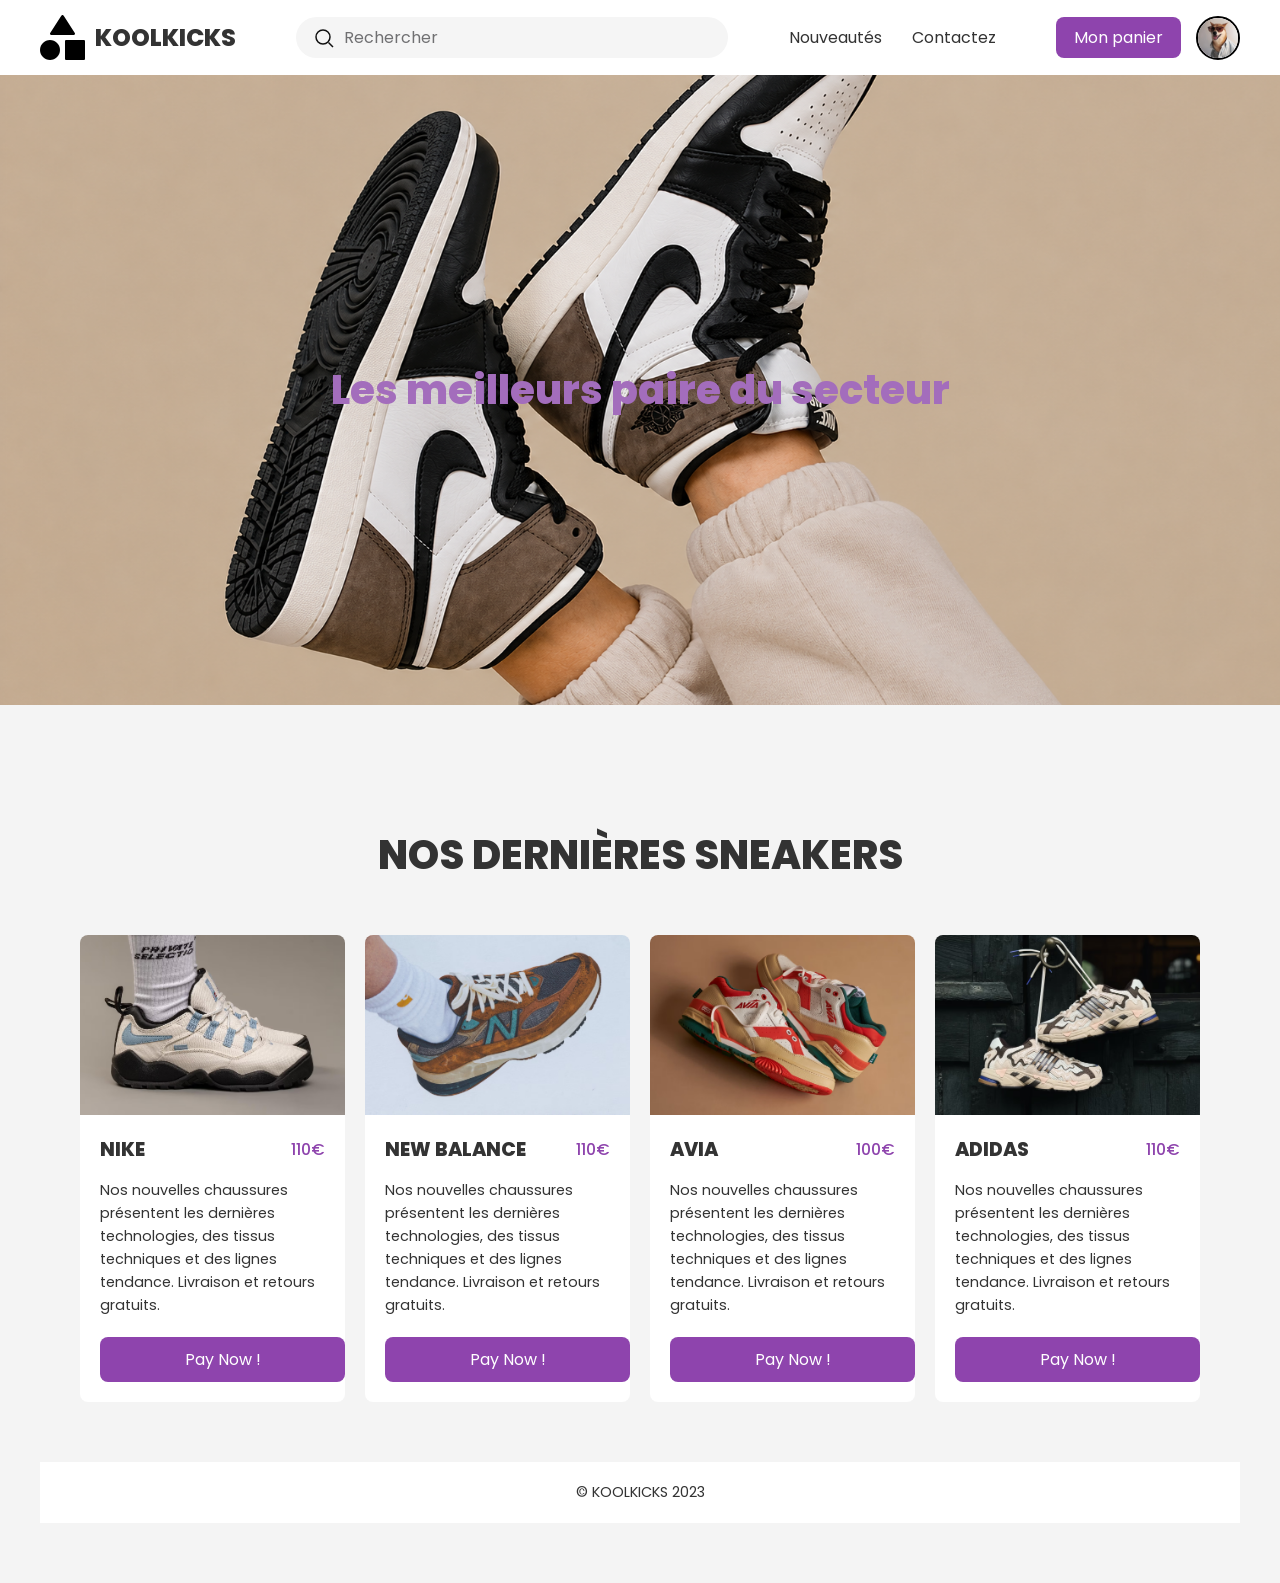
<file: index.html>
<!DOCTYPE html>
<html lang="fr">
<head>
  <meta charset="UTF-8">
  <meta name="viewport" content="width=device-width, initial-scale=1">
  <title>KoolKicks</title>
  <link rel="preconnect" href="https://fonts.googleapis.com">
  <link href="https://fonts.googleapis.com/css2?family=Poppins:wght@400;500;800&display=swap" rel="stylesheet">
  <link rel="stylesheet" href="style.css">
</head>
<body>
 
  <header>
<nav>
<a href="#" class="logo">
<img src="assets/logo.svg" alt="Logo KoolKicks">
<h2>KOOLKICKS</h2>
</a>
 <form class="search-bar" role="search">
  <svg class="search-icon" width="24" height="24" viewBox="0 0 24 24" fill="none"
       stroke="currentColor" stroke-width="1.5" aria-hidden="true">
    <circle cx="11" cy="11" r="7"></circle>
    <line x1="16.5" y1="16.5" x2="21" y2="21"></line>
  </svg>
  <input type="search" placeholder="Rechercher" aria-label="Rechercher">
</form>
    <ul>
<li><a href="#">Nouveautés</a></li>
<!--    <li><a href="#">Recherche</a></li>     -->
<li><a href="#">Contactez</a></li>
</ul>
 
    <div class="droite">
<a href="#" class="panier">Mon panier</a>
<a href="#" class="profil">
<img src="assets/avatar.jpg" alt="Mon profil">
</a>
</div>
</nav>
</header>
 
<div class="hero">
<h1>Les meilleurs paire du secteur</h1>
</div>
 
<main>
 
  <main>
    <h1>NOS DERNIÈRES SNEAKERS</h1>
 
    <section>
      <article>
        <img src="assets/shoes-1.jpg" alt="Sneakers Nike">
        <div>
          <div class="titre">
            <h3>NIKE</h3>
            <span>110€</span>
          </div>
          <p>Nos nouvelles chaussures présentent les dernières technologies, des tissus techniques et des lignes tendance. Livraison et retours gratuits.</p>
          <button>Pay Now !</button>
        </div>
      </article>
 
      <article>
        <img src="assets/shoes-2.jpg" alt="Sneakers New Balance">
        <div>
          <div class="titre">
            <h3>NEW BALANCE</h3>
            <span>110€</span>
          </div>
          <p>Nos nouvelles chaussures présentent les dernières technologies, des tissus techniques et des lignes tendance. Livraison et retours gratuits.</p>
          <button>Pay Now !</button>
        </div>
      </article>
 
      <article>
        <img src="assets/shoes-3.jpg" alt="Sneakers Avia">
        <div>
          <div class="titre">
            <h3>AVIA</h3>
            <span>100€</span>
          </div>
          <p>Nos nouvelles chaussures présentent les dernières technologies, des tissus techniques et des lignes tendance. Livraison et retours gratuits.</p>
          <button>Pay Now !</button>
        </div>
      </article>
 
      <article>
        <img src="assets/shoes-4.jpg" alt="Sneakers Adidas">
        <div>
          <div class="titre">
            <h3>ADIDAS</h3>
            <span>110€</span>
          </div>
          <p>Nos nouvelles chaussures présentent les dernières technologies, des tissus techniques et des lignes tendance. Livraison et retours gratuits.</p>
          <button>Pay Now !</button>
        </div>
      </article>
    </section>
  </main>
 
  <footer>
    <p>© KOOLKICKS 2023</p>
  </footer>
 
</body>
</html>
</file>
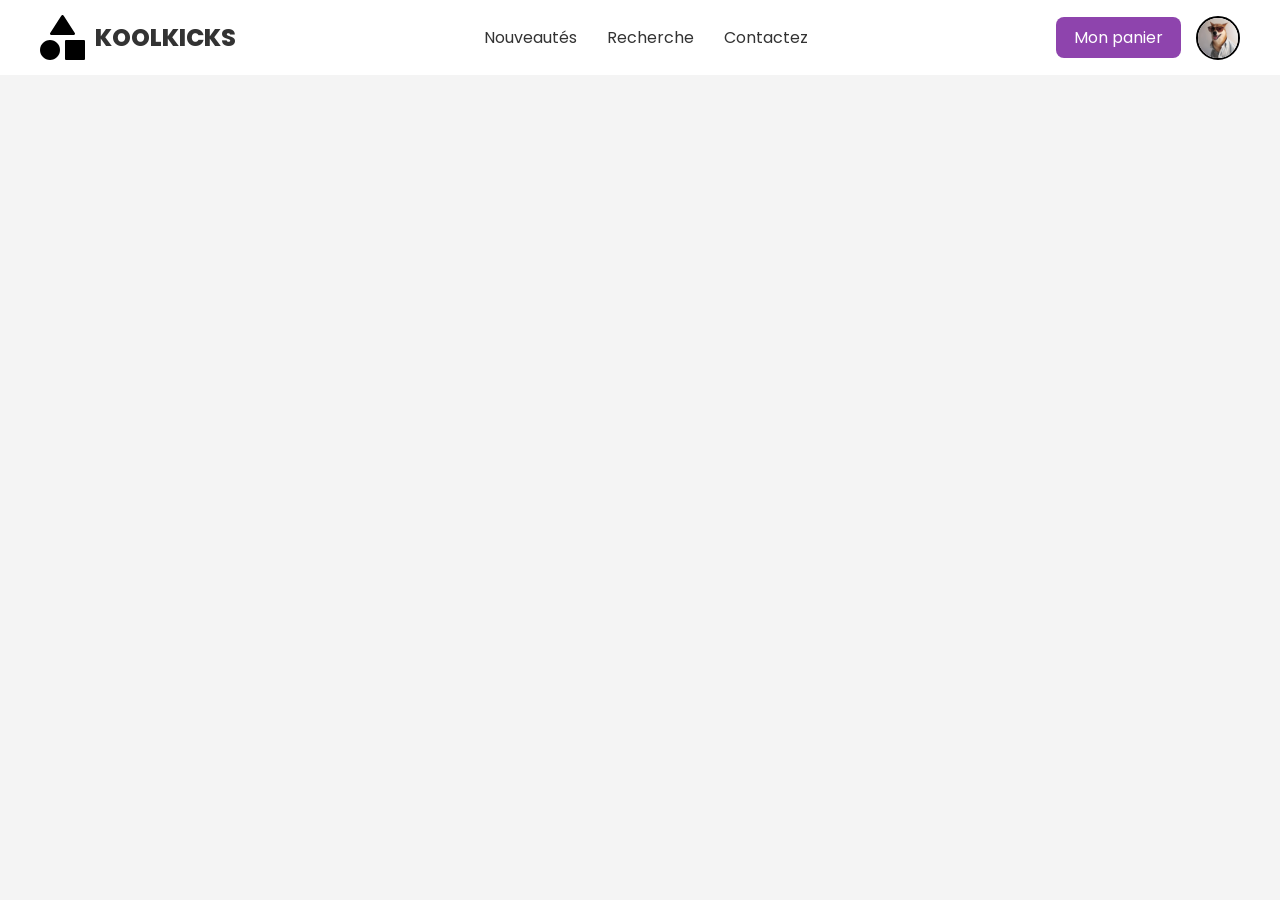
<file: panier.html>
<!DOCTYPE html>
<html lang="fr">
<head>
  <meta charset="UTF-8">
  <meta name="viewport" content="width=device-width, initial-scale=1">
  <title>Panier</title>
  <link rel="preconnect" href="https://fonts.googleapis.com">
  <link href="https://fonts.googleapis.com/css2?family=Poppins:wght@400;500;800&display=swap" rel="stylesheet">
  <link rel="stylesheet" href="style.css">
</head>
<body>
  <header>
    <nav>
      <a href="#" class="logo">
        <img src="assets/logo.svg" alt="Logo KoolKicks">
        <h2>KOOLKICKS</h2>
      </a>
 
    <ul>
<li><a href="#">Nouveautés</a></li>
<li><a href="#">Recherche</a></li>
<li><a href="#">Contactez</a></li>
</ul>
 
    <div class="droite">
<a href="#" class="panier">Mon panier</a>
<a href="#" class="profil">
<img src="assets/avatar.jpg" alt="Mon profil">
</a>
</div>
</nav>
</header>

<body>
</html>
</file>
<file: style.css>
*{
  margin: 0px;
  padding: 0px;
  box-sizing: content-box;
}
 
body {
  height: 100%;
  width: 100%;    
  margin: 0;
  font-family: "Poppins", sans-serif;
  background-color: #f4f4f4;
  color: #333;
}
 
a {
  text-decoration: none;
  color: inherit;
}
 
ul {
  list-style: none;
}
 
img {
  display: block;
  max-width: 100%;
}
 

header {
  background-color: #fff;
  padding: 15px 40px;
}
 
nav {
  display: flex;
  justify-content: space-between;
  align-items: center;
}
 
.logo {
  display: flex;
  align-items: center;
  gap: 10px;

}
 
.logo img {
  width: 45px;
}
 
.logo h2 {
  font-weight: 800;
  font-size: 1.5rem;
}
 
nav ul {
  display: flex;
  gap: 30px;
}
 
nav ul a:hover {
  color: #8e44ad;
}
 
.droite {
  display: flex;
  align-items: center;
  gap: 15px;
}
 
.panier {
  background-color: #8e44ad;
  color: #fff;
  padding: 8px 18px;
  border-radius: 8px;

}
 
.profil img {
  width: 40px;
  height: 40px;
  border-radius: 50%;
  object-fit: cover;
  border: 2px solid #000000;
}
 

main {
  padding: 60px 40px;
}
 
h1 {
  text-align: center;
  font-weight: 800;
  font-size: 2.5rem;
  margin-bottom: 50px;
}
 

section {
  display: flex;
  gap: 20px;
}
 
article {
  flex: 1;
  background-color: #fff;
  border-radius: 8px;
  overflow: hidden;
}
 
article img {
  width: 100%;
  height: 180px;
  object-fit: cover;
  transition: all 0.8s ease-in-out;
}
    
article img:hover {
  transform: scale(1.1);
}
 
article > div {
  padding: 20px;
}
 
.titre {
  display: flex;
  justify-content: space-between;
  align-items: center;
  margin-bottom: 15px;
}
 
.titre h3 {
  font-weight: 800;
  font-size: 1.2rem;
}
 
.titre span {
  color: #8e44ad;
  font-weight: 500;
}
 
article p {
  font-size: 0.9rem;
  line-height: 1.6;
  margin-bottom: 20px;
}
 
button {
  width: 100%;
  padding: 10px;
  background-color: #8e44ad;
  color: #fff;
  font-family: inherit;
  font-size: 1rem;
  border: none;
  border-radius: 8px;
  cursor: pointer;
}
 
button:hover {
  background-color: #dc0f0f;
  transform: scale(0.97);
  border: 4mm ridge #dc0f0f;
  transition: all 1s ease;
}


footer {
  background-color: #fff;
  text-align: center;
  padding: 20px;
  font-size: 0.9rem;
}

.hero{
   display: flex;
   flex-direction: column;
   align-items: center;
   justify-content: center;
   gap: 0px;
   
   margin: 0;

   width: 100vw;
   height: 70vh;
   background-image: url("assets/hero.jpg.png");
   background-size: cover;
   background-position: center;
   background-repeat: no-repeat;
   color:#a36dbc
   
}
 
.hero h1 {
  margin-bottom: 0;
}
                        /* BARRE DE RECHERCHE */
.search-bar {
  display: flex;
  align-items: center;
  gap: 8px;
  width: 100%;
  max-width: 400px;
  padding: 8px 16px;
  background-color: #f5f5f5;
  border-radius: 30px;
}

.search-bar:hover {
  background-color: #e5e5e5;
}

.search-bar input {
  flex: 1;
  border: none;
  outline: none;
  background: transparent;
  font-size: 16px;
  font-family: inherit;
  color: #111;
}

.search-bar input::placeholder {
  color: #707072;
}

.search-icon {
  color: #111;
  flex-shrink: 0;
}
</file>
